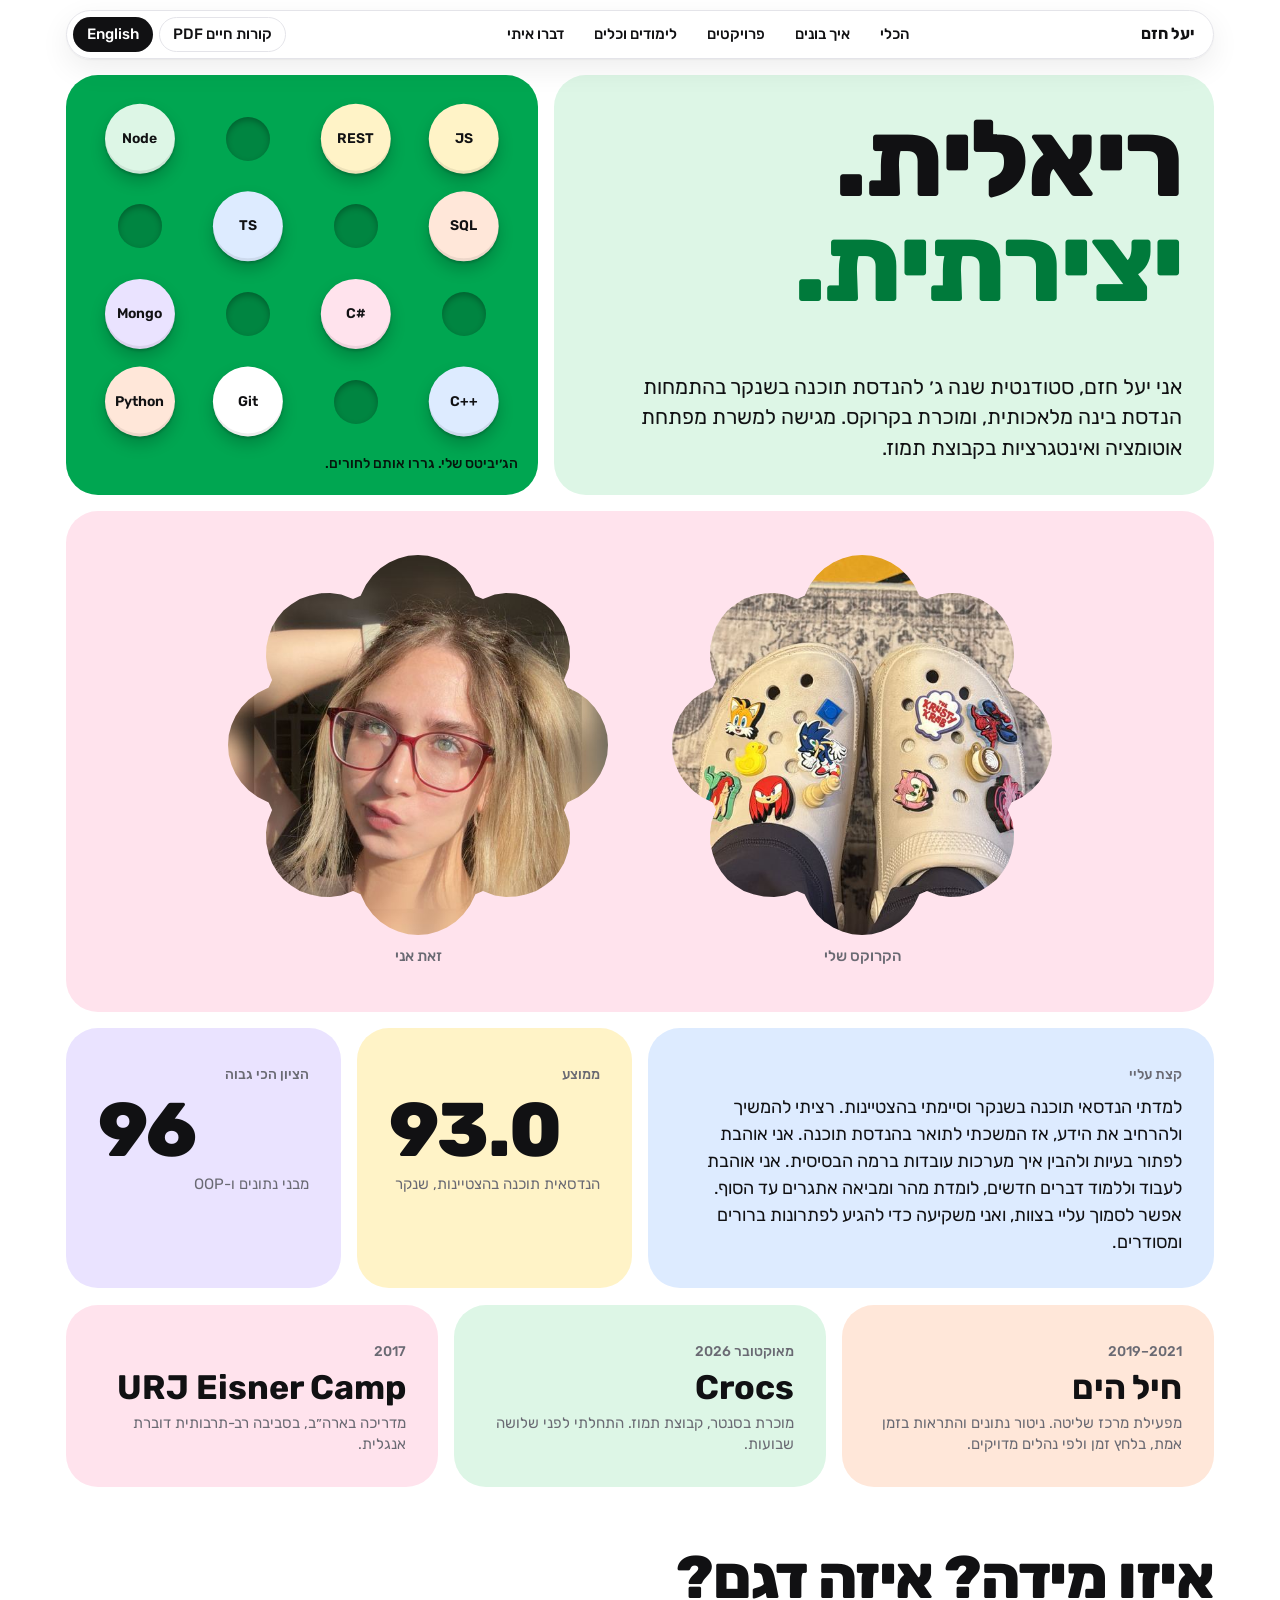
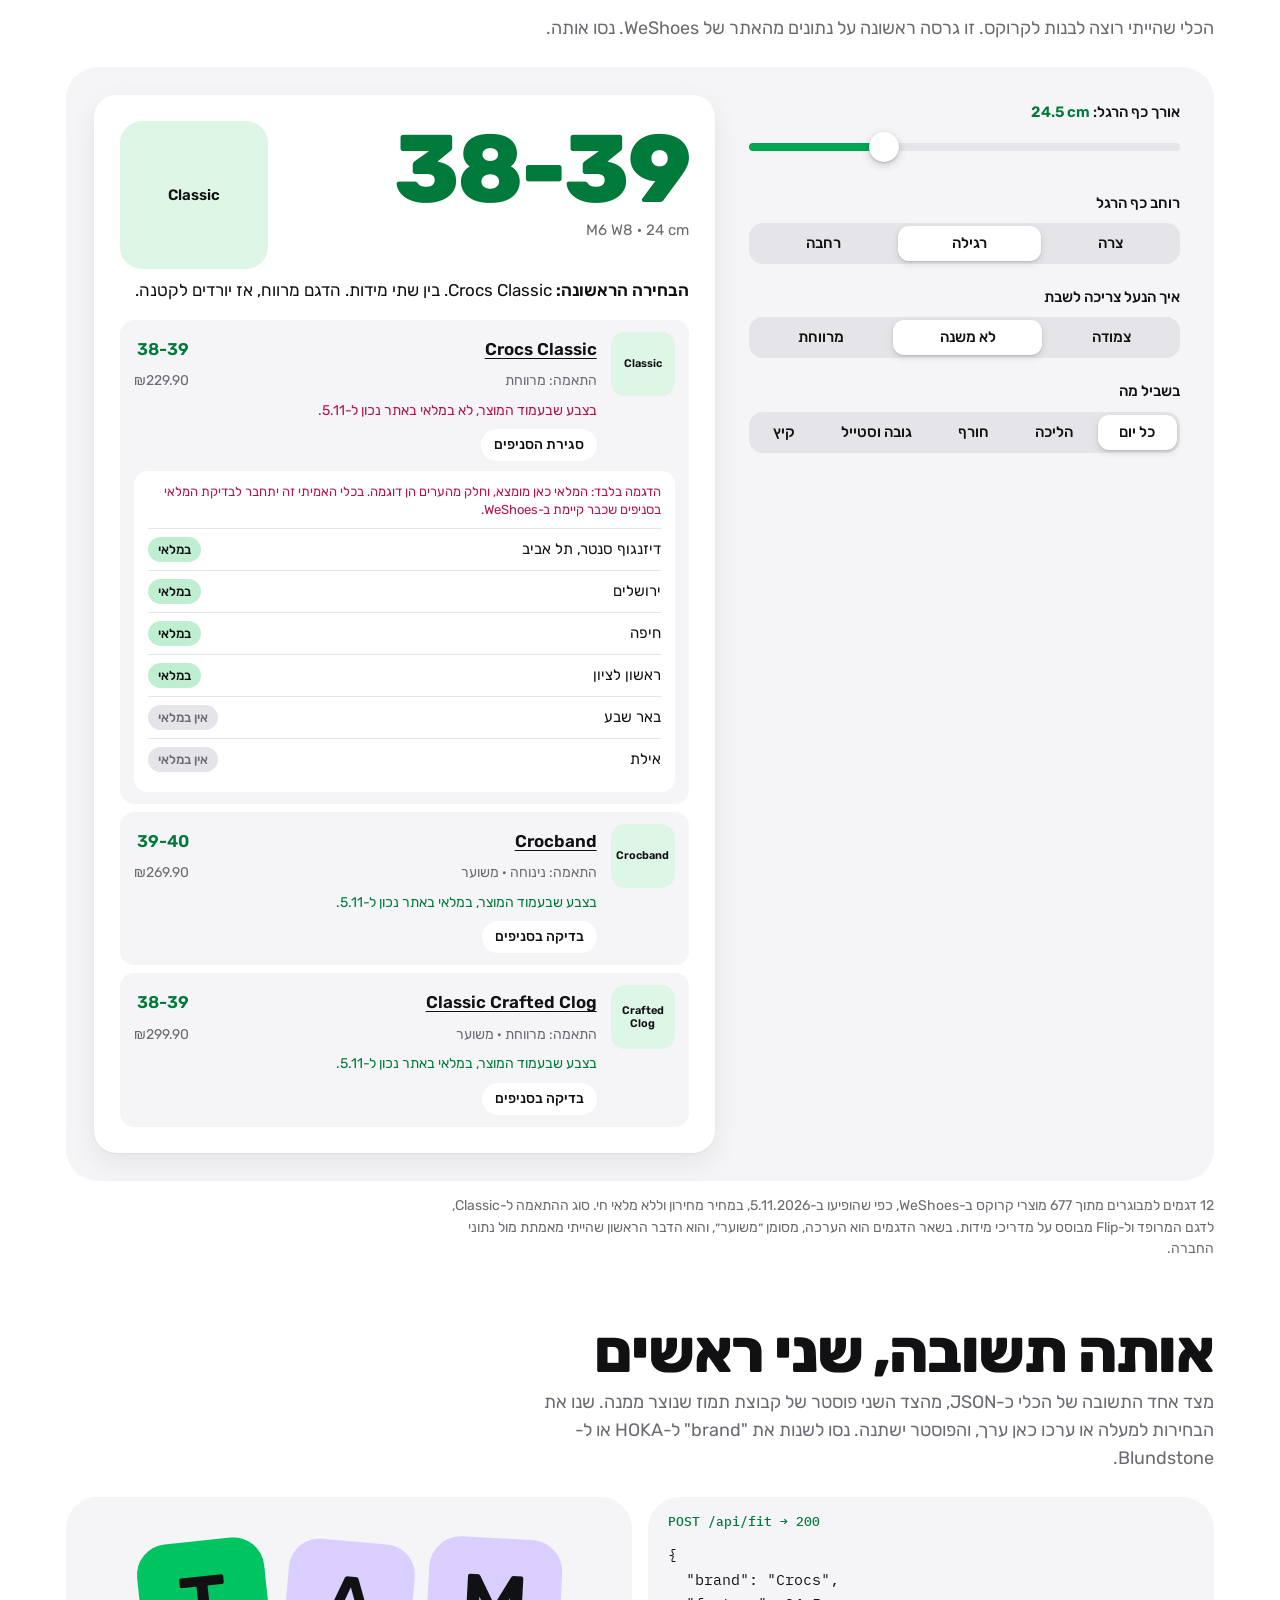
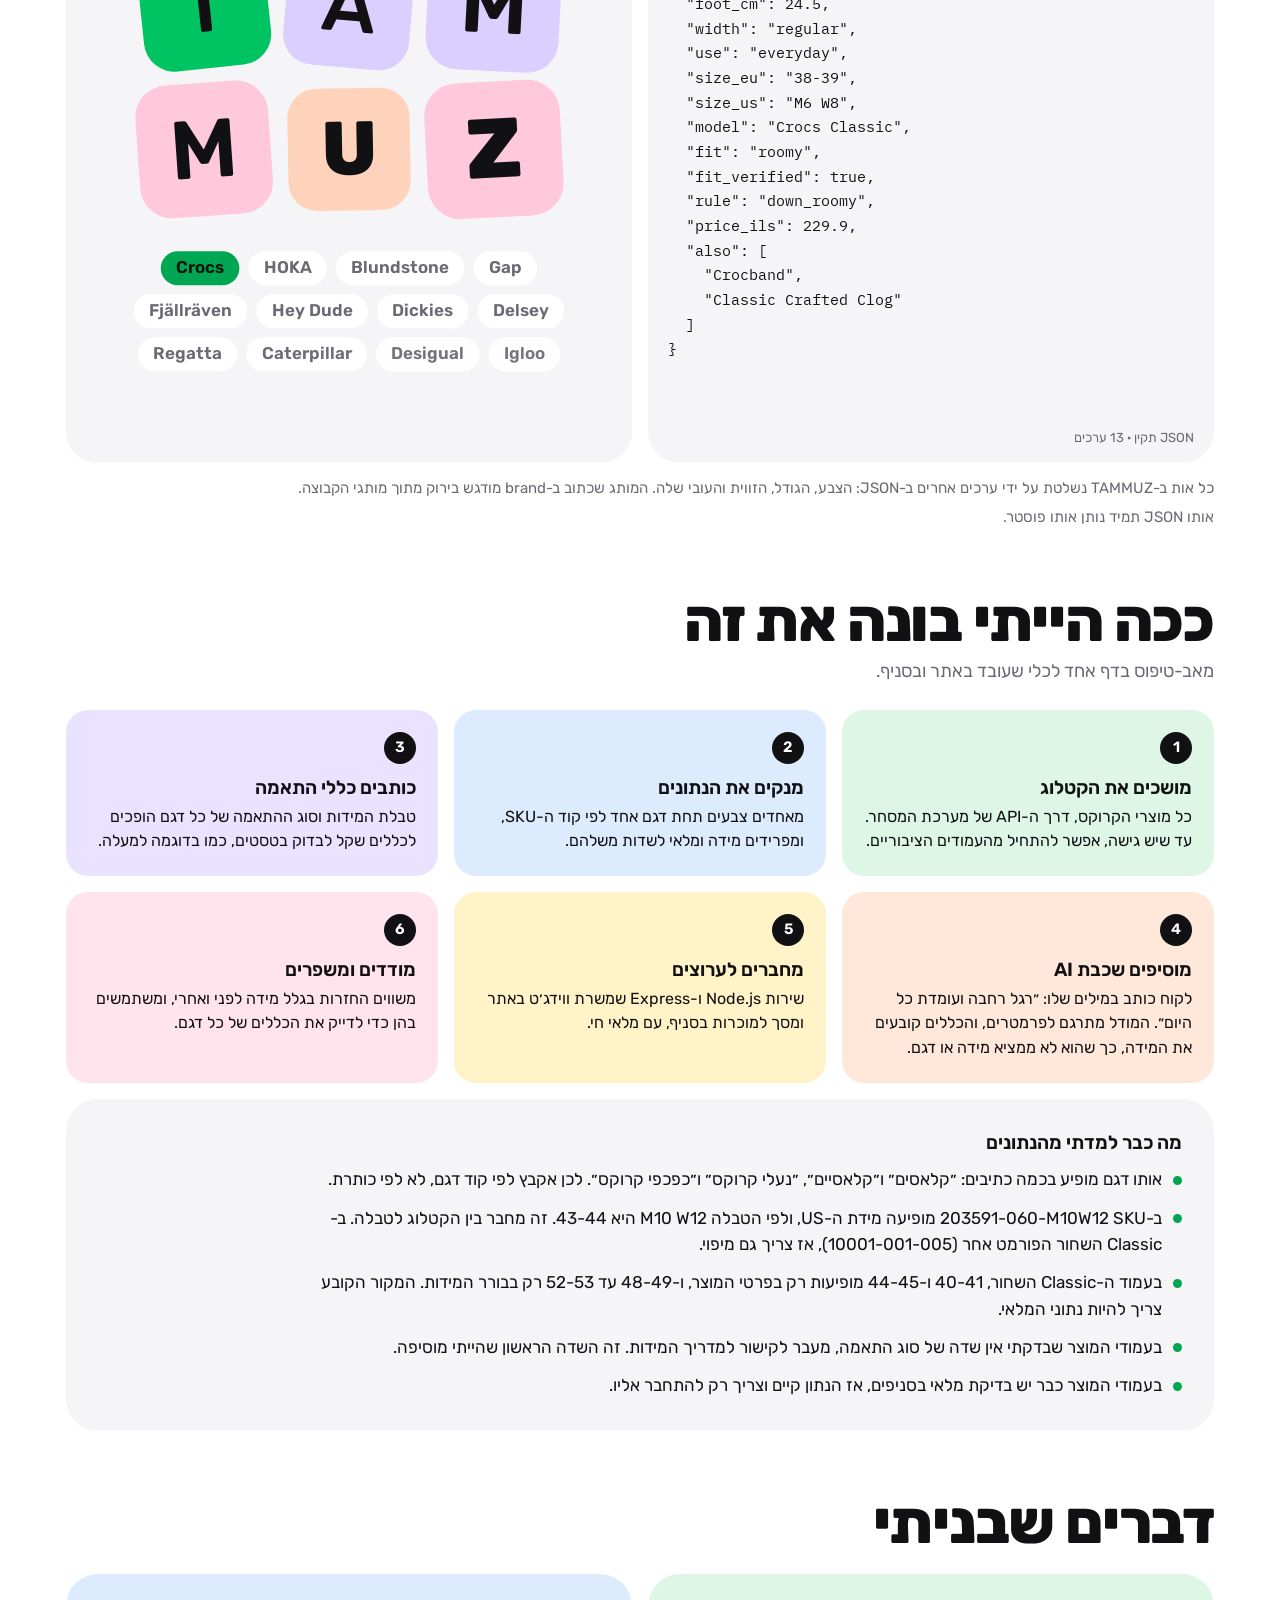
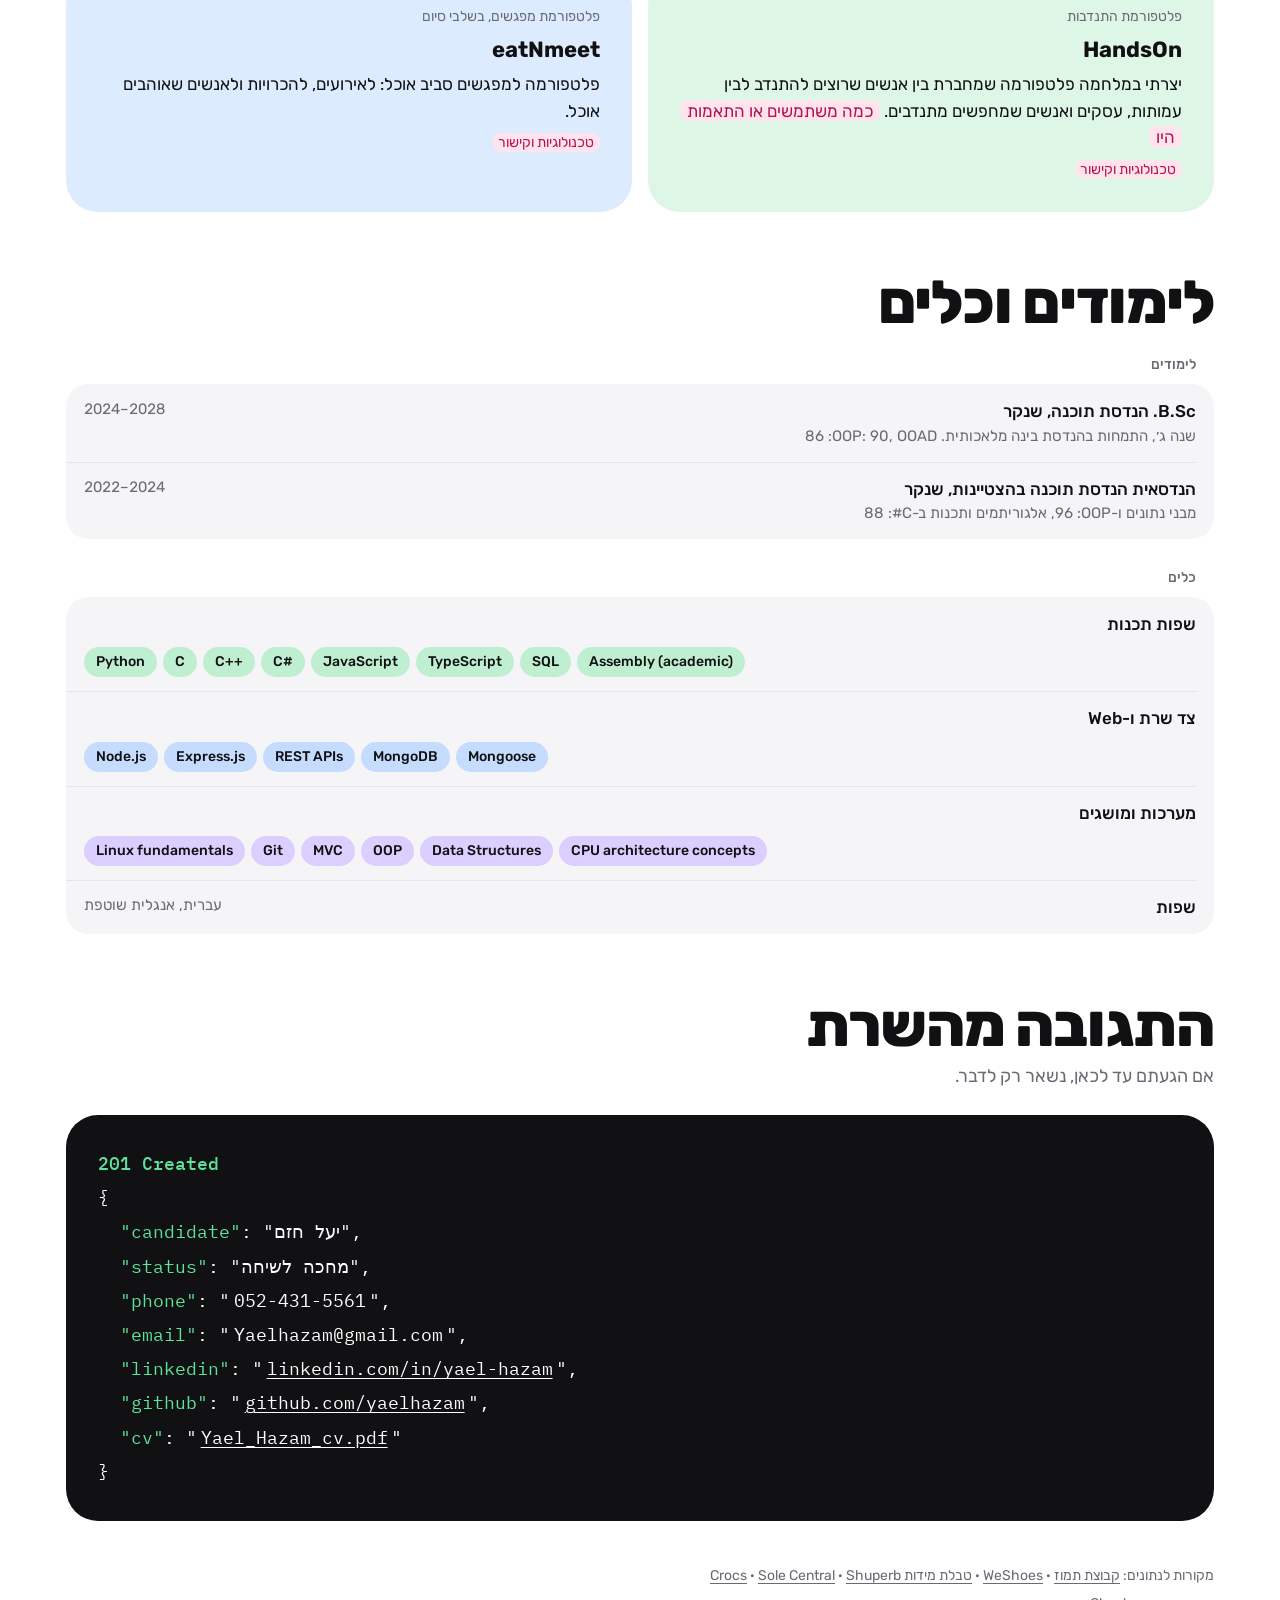
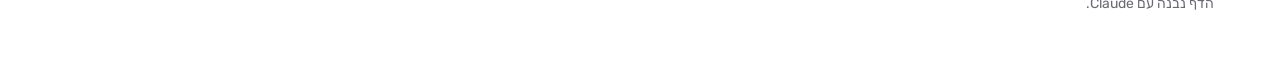
<file: index.html>
<!doctype html>
<html lang="he" dir="rtl">
<head>
<meta charset="utf-8">
<meta name="viewport" content="width=device-width,initial-scale=1,viewport-fit=cover">
<style>:root{color-scheme:light;box-sizing:border-box;padding-top:env(safe-area-inset-top,0px);padding-bottom:env(safe-area-inset-bottom,0px)}body{margin:0;padding:0;font:14px -apple-system,BlinkMacSystemFont,sans-serif}img{max-width:100%}[hidden]{display:none!important}</style>
<title>יעל חזם | Yael Hazam</title>
<meta name="description" content="יעל חזם, סטודנטית להנדסת תוכנה בשנקר בהתמחות הנדסת בינה מלאכותית. מועמדת למשרת מפתחת אוטומציה ואינטגרציות בקבוצת תמוז.">
<meta property="og:title" content="יעל חזם | Yael Hazam">
<meta property="og:description" content="ריאלית. יצירתית. מועמדת למשרת מפתחת אוטומציה ואינטגרציות בקבוצת תמוז.">
<link rel="preconnect" href="https://fonts.googleapis.com">
<link rel="preconnect" href="https://fonts.gstatic.com" crossorigin>
<link rel="stylesheet" href="https://fonts.googleapis.com/css2?family=Rubik:wght@400;500;600;700;800&family=IBM+Plex+Mono:wght@400;500&display=swap">
<link rel="stylesheet" href="style.css">
</head>
<body>
<div class="page" id="page" dir="rtl" lang="he" data-lang="he">

  <div class="nav wrap">
    <div class="nav-in">
      <strong><span data-l="he">יעל חזם</span><span data-l="en">Yael Hazam</span></strong>
      <div class="nav-links">
        <button type="button" data-go="tool"><span data-l="he">הכלי</span><span data-l="en">The tool</span></button>
        <button type="button" data-go="plan"><span data-l="he">איך בונים</span><span data-l="en">How to build</span></button>
        <button type="button" data-go="work"><span data-l="he">פרויקטים</span><span data-l="en">Projects</span></button>
        <button type="button" data-go="me"><span data-l="he">לימודים וכלים</span><span data-l="en">Studies &amp; skills</span></button>
        <button type="button" data-go="talk"><span data-l="he">דברו איתי</span><span data-l="en">Contact</span></button>
      </div>
      <div class="nav-end">
      <a class="cv-btn" href="files/Yael_Hazam_cv_.pdf" target="_blank" rel="noopener"><span data-l="he">קורות חיים PDF</span><span data-l="en">CV (PDF)</span></a>
      <button class="lang" id="lang" type="button"><span data-l="he">English</span><span data-l="en">עברית</span></button>
      </div>
    </div>
  </div>

  <div class="wrap hero">
    <div class="card mint hero-text" data-reveal>
      <div class="hero-top">
      <h1 id="mark">
        <span class="a" data-l="he">ריאלית.</span><span class="b" data-l="he">יצירתית.</span>
        <span class="a" data-l="en">Logical.</span><span class="b" data-l="en">Creative.</span>
      </h1>
      </div>
      <p class="lede" data-l="he">אני יעל חזם, סטודנטית שנה ג׳ להנדסת תוכנה בשנקר בהתמחות הנדסת בינה מלאכותית, ומוכרת בקרוקס. מגישה למשרת מפתחת אוטומציה ואינטגרציות בקבוצת תמוז.</p>
      <p class="lede" data-l="en">I’m Yael Hazam, a third-year Software Engineering student at Shenkar specializing in AI engineering, and a sales associate at Crocs. Applying for Automation &amp; Integrations Developer at Tammuz Group.</p>
    </div>
    <div class="card clog" data-reveal>
      <div class="clog-board" id="board" aria-hidden="true"></div>
      <p class="clog-cap"><span data-l="he">הג׳יביטס שלי. גררו אותם לחורים.</span><span data-l="en">My Jibbitz. Drag them into the holes.</span></p>
    </div>
  </div>

  <div class="wrap band">
    <div class="card pinkc bloom-card" data-reveal>
      <figure class="bloom"><img src="images/my-crocs.jpg" alt="הקרוקס שלי עם הג׳יביטס" width="560" height="560"><figcaption><span data-l="he">הקרוקס שלי</span><span data-l="en">My Crocs</span></figcaption></figure>
      <figure class="bloom"><img src="images/me.jpg" alt="יעל חזם" width="560" height="560"><figcaption><span data-l="he">זאת אני</span><span data-l="en">That’s me</span></figcaption></figure>
    </div>
  </div>

  <div class="wrap bento">
    <div class="card sky about c6" data-tilt data-reveal>
      <span class="eyebrow"><span data-l="he">קצת עליי</span><span data-l="en">About me</span></span>
      <p data-l="he">למדתי הנדסאי תוכנה בשנקר וסיימתי בהצטיינות. רציתי להמשיך ולהרחיב את הידע, אז המשכתי לתואר בהנדסת תוכנה. אני אוהבת לפתור בעיות ולהבין איך מערכות עובדות ברמה הבסיסית. אני אוהבת לעבוד וללמוד דברים חדשים, לומדת מהר ומביאה אתגרים עד הסוף. אפשר לסמוך עליי בצוות, ואני משקיעה כדי להגיע לפתרונות ברורים ומסודרים.</p>
      <p data-l="en">I studied software engineering at Shenkar’s practical engineering program and graduated with distinction. I wanted to keep going and expand my knowledge, so I continued to a B.Sc. in Software Engineering. I love solving problems and understanding how systems work at a fundamental level. I love working and learning new things, I learn fast and I see challenges through to the end. I’m reliable on a team, and I put in the effort to produce clear, well-structured solutions.</p>
    </div>
    <div class="card butter c3" data-tilt data-reveal>
      <span class="eyebrow"><span data-l="he">ממוצע</span><span data-l="en">GPA</span></span>
      <span class="big-num n">93.0</span>
      <span class="tile-note"><span data-l="he">הנדסאית תוכנה בהצטיינות, שנקר</span><span data-l="en">Practical Engineer with Distinction, Shenkar</span></span>
    </div>
    <div class="card lilac c3" data-tilt data-reveal>
      <span class="eyebrow"><span data-l="he">הציון הכי גבוה</span><span data-l="en">Top grade</span></span>
      <span class="big-num n">96</span>
      <span class="tile-note"><span data-l="he">מבני נתונים ו-OOP</span><span data-l="en">Data Structures and OOP</span></span>
    </div>
    <div class="card peach c4" data-tilt data-reveal>
      <span class="eyebrow n">2019–2021</span>
      <span class="word"><span data-l="he">חיל הים</span><span data-l="en">Israeli Navy</span></span>
      <span class="tile-note"><span data-l="he">מפעילת מרכז שליטה. ניטור נתונים והתראות בזמן אמת, בלחץ זמן ולפי נהלים מדויקים.</span><span data-l="en">Control Center Operator. Monitored real-time data and alerts under time pressure and strict procedures.</span></span>
    </div>
    <div class="card mint c4" data-tilt data-reveal>
      <span class="eyebrow"><span data-l="he">מאוקטובר <span class="n">2026</span></span><span data-l="en">Since Oct 2026</span></span>
      <span class="word">Crocs</span>
      <span class="tile-note"><span data-l="he">מוכרת בסנטר, קבוצת תמוז. התחלתי לפני שלושה שבועות.</span><span data-l="en">Sales associate at the Center store, Tammuz Group. Started three weeks ago.</span></span>
    </div>
    <div class="card pinkc c4" data-tilt data-reveal>
      <span class="eyebrow n">2017</span>
      <span class="word">URJ Eisner Camp</span>
      <span class="tile-note"><span data-l="he">מדריכה בארה״ב, בסביבה רב-תרבותית דוברת אנגלית.</span><span data-l="en">Summer counselor in the USA, in a multicultural, English-speaking environment.</span></span>
    </div>
  </div>

  <section id="tool">
    <div class="wrap">
      <h2><span data-l="he">איזו מידה? איזה דגם?</span><span data-l="en">Which size? Which model?</span></h2>
      <p class="intro" data-l="he">הכלי שהייתי רוצה לבנות לקרוקס. זו גרסה ראשונה על נתונים מהאתר של WeShoes. נסו אותה.</p>
      <p class="intro" data-l="en">The tool I’d like to build for Crocs. This is a first version on data from the WeShoes site. Try it.</p>

      <div class="finder-card" data-reveal>
        <form class="controls" id="form" onsubmit="return false">
          <div>
            <label class="flabel" for="foot"><span data-l="he">אורך כף הרגל</span><span data-l="en">Foot length</span>: <span class="cm n" id="cm"></span></label>
            <input type="range" id="foot" dir="ltr" min="20" max="35" step="0.5" value="24.5">
          </div>
          <fieldset>
            <legend><span data-l="he">רוחב כף הרגל</span><span data-l="en">Foot width</span></legend>
            <div class="seg">
              <label><input type="radio" id="w-narrow" name="width" value="narrow"><span><span data-l="he">צרה</span><span data-l="en">Narrow</span></span></label>
              <label><input type="radio" id="w-regular" name="width" value="regular" checked><span><span data-l="he">רגילה</span><span data-l="en">Regular</span></span></label>
              <label><input type="radio" id="w-wide" name="width" value="wide"><span><span data-l="he">רחבה</span><span data-l="en">Wide</span></span></label>
            </div>
          </fieldset>
          <fieldset>
            <legend><span data-l="he">איך הנעל צריכה לשבת</span><span data-l="en">How should they sit</span></legend>
            <div class="seg">
              <label><input type="radio" id="p-snug" name="pref" value="snug"><span><span data-l="he">צמודה</span><span data-l="en">Secure</span></span></label>
              <label><input type="radio" id="p-any" name="pref" value="any" checked><span><span data-l="he">לא משנה</span><span data-l="en">Either</span></span></label>
              <label><input type="radio" id="p-room" name="pref" value="room"><span><span data-l="he">מרווחת</span><span data-l="en">Roomy</span></span></label>
            </div>
          </fieldset>
          <fieldset>
            <legend><span data-l="he">בשביל מה</span><span data-l="en">What for</span></legend>
            <div class="seg">
              <label><input type="radio" id="u-every" name="use" value="everyday" checked><span><span data-l="he">כל יום</span><span data-l="en">Every day</span></span></label>
              <label><input type="radio" id="u-walk" name="use" value="walk"><span><span data-l="he">הליכה</span><span data-l="en">Walking</span></span></label>
              <label><input type="radio" id="u-warm" name="use" value="warm"><span><span data-l="he">חורף</span><span data-l="en">Winter</span></span></label>
              <label><input type="radio" id="u-height" name="use" value="height"><span><span data-l="he">גובה וסטייל</span><span data-l="en">Height</span></span></label>
              <label><input type="radio" id="u-summer" name="use" value="summer"><span><span data-l="he">קיץ</span><span data-l="en">Summer</span></span></label>
            </div>
          </fieldset>
        </form>
        <div class="result" id="result" aria-live="polite"></div>
      </div>

      <p class="small" data-l="he">12 דגמים למבוגרים מתוך 677 מוצרי קרוקס ב-WeShoes, כפי שהופיעו ב-5.11.2026, במחיר מחירון וללא מלאי חי. סוג ההתאמה ל-Classic, לדגם המרופד ול-Flip מבוסס על מדריכי מידות. בשאר הדגמים הוא הערכה, מסומן ״משוער״, והוא הדבר הראשון שהייתי מאמתת מול נתוני החברה.</p>
      <p class="small" data-l="en">12 adult models out of 677 Crocs products on WeShoes, as listed on Nov 5, 2026, at list price and without live stock. The fit type for Classic, Lined and Flip comes from size guides. For the others it’s an estimate, marked “estimated”, and it’s the first thing I’d verify against company data.</p>
    </div>
  </section>

  <section>
    <div class="wrap">
      <h2><span data-l="he">אותה תשובה, שני ראשים</span><span data-l="en">Same answer, two heads</span></h2>
      <p class="intro" data-l="he">מצד אחד התשובה של הכלי כ-JSON, מהצד השני פוסטר של קבוצת תמוז שנוצר ממנה. שנו את הבחירות למעלה או ערכו כאן ערך, והפוסטר ישתנה. נסו לשנות את <span class="n">"brand"</span> ל-HOKA או ל-Blundstone.</p>
      <p class="intro" data-l="en">On one side, the tool’s answer as JSON. On the other, a Tammuz Group poster generated from it. Change the choices above or edit a value here, and the poster follows. Try changing "brand" to HOKA or Blundstone.</p>
      <div class="lab" data-reveal>
        <div class="req">
          <div class="req-head" dir="ltr">POST /api/fit → 200</div>
          <textarea id="payload" dir="ltr" spellcheck="false" aria-label="JSON"></textarea>
          <div class="status" id="status" role="status"></div>
        </div>
        <div class="card art"><canvas id="canvas" role="img" aria-label="Abstract colorful painting generated from the JSON"></canvas></div>
      </div>
      <p class="legend"><span id="artnote"></span><span data-l="he">אותו JSON תמיד נותן אותו פוסטר.</span><span data-l="en">The same JSON always gives the same poster.</span></p>
    </div>
  </section>

  <section id="plan">
    <div class="wrap">
      <h2><span data-l="he">ככה הייתי בונה את זה</span><span data-l="en">How I’d build it</span></h2>
      <p class="intro" data-l="he">מאב-טיפוס בדף אחד לכלי שעובד באתר ובסניף.</p>
      <p class="intro" data-l="en">From a one-page prototype to a tool that works on the site and in the store.</p>
      <ol class="plan">
        <li class="card mint" data-tilt data-reveal><h3><span data-l="he">מושכים את הקטלוג</span><span data-l="en">Pull the catalog</span></h3>
          <p data-l="he">כל מוצרי הקרוקס, דרך ה-API של מערכת המסחר. עד שיש גישה, אפשר להתחיל מהעמודים הציבוריים.</p>
          <p data-l="en">All Crocs products, through the commerce system’s API. Until there’s access, the public pages are a starting point.</p></li>
        <li class="card sky" data-tilt data-reveal><h3><span data-l="he">מנקים את הנתונים</span><span data-l="en">Clean the data</span></h3>
          <p data-l="he">מאחדים צבעים תחת דגם אחד לפי קוד ה-SKU, ומפרידים מידה ומלאי לשדות משלהם.</p>
          <p data-l="en">Group colors under one model by SKU code, and split size and stock into their own fields.</p></li>
        <li class="card lilac" data-tilt data-reveal><h3><span data-l="he">כותבים כללי התאמה</span><span data-l="en">Write fit rules</span></h3>
          <p data-l="he">טבלת המידות וסוג ההתאמה של כל דגם הופכים לכללים שקל לבדוק בטסטים, כמו בדוגמה למעלה.</p>
          <p data-l="en">The size chart and each model’s fit type become rules that are easy to test, as in the demo above.</p></li>
        <li class="card peach" data-tilt data-reveal><h3><span data-l="he">מוסיפים שכבת AI</span><span data-l="en">Add an AI layer</span></h3>
          <p data-l="he">לקוח כותב במילים שלו: ״רגל רחבה ועומדת כל היום״. המודל מתרגם לפרמטרים, והכללים קובעים את המידה, כך שהוא לא ממציא מידה או דגם.</p>
          <p data-l="en">A customer writes in their own words: “wide feet, on my feet all day.” The model turns that into parameters and the rules set the size, so it can’t invent a size or a model.</p></li>
        <li class="card butter" data-tilt data-reveal><h3><span data-l="he">מחברים לערוצים</span><span data-l="en">Connect the channels</span></h3>
          <p data-l="he">שירות Node.js ו-Express שמשרת ווידג׳ט באתר ומסך למוכרות בסניף, עם מלאי חי.</p>
          <p data-l="en">A Node.js and Express service behind a widget on the site and a screen for store staff, with live stock.</p></li>
        <li class="card pinkc" data-tilt data-reveal><h3><span data-l="he">מודדים ומשפרים</span><span data-l="en">Measure and improve</span></h3>
          <p data-l="he">משווים החזרות בגלל מידה לפני ואחרי, ומשתמשים בהן כדי לדייק את הכללים של כל דגם.</p>
          <p data-l="en">Compare size-related returns before and after, and use them to tune each model’s rules.</p></li>
      </ol>

      <div class="found" data-reveal>
        <h3><span data-l="he">מה כבר למדתי מהנתונים</span><span data-l="en">What the data has already taught me</span></h3>
        <ul data-l="he">
          <li>אותו דגם מופיע בכמה כתיבים: ״קלאסים״ ו״קלאסיים״, ״נעלי קרוקס״ ו״כפכפי קרוקס״. לכן אקבץ לפי קוד דגם, לא לפי כותרת.</li>
          <li>ב-SKU <span class="n">203591-060-M10W12</span> מופיעה מידת ה-US, ולפי הטבלה <span class="n">M10 W12</span> היא <span class="n">43-44</span>. זה מחבר בין הקטלוג לטבלה. ב-Classic השחור הפורמט אחר (<span class="n">10001-001-005</span>), אז צריך גם מיפוי.</li>
          <li>בעמוד ה-Classic השחור, <span class="n">40-41</span> ו-<span class="n">44-45</span> מופיעות רק בפרטי המוצר, ו-<span class="n">48-49</span> עד <span class="n">52-53</span> רק בבורר המידות. המקור הקובע צריך להיות נתוני המלאי.</li>
          <li>בעמודי המוצר שבדקתי אין שדה של סוג התאמה, מעבר לקישור למדריך המידות. זה השדה הראשון שהייתי מוסיפה.</li>
          <li>בעמודי המוצר כבר יש בדיקת מלאי בסניפים, אז הנתון קיים וצריך רק להתחבר אליו.</li>
        </ul>
        <ul data-l="en">
          <li>The same model appears under several spellings and product words in its Hebrew title. So I’d group by model code, not by title.</li>
          <li>SKU <span class="n">203591-060-M10W12</span> contains the US size, and the chart maps <span class="n">M10 W12</span> to <span class="n">43-44</span>. That links the catalog to the chart. The black Classic uses another format (<span class="n">10001-001-005</span>), so a mapping is needed too.</li>
          <li>On the black Classic page, <span class="n">40-41</span> and <span class="n">44-45</span> appear only in the product details, while <span class="n">48-49</span> to <span class="n">52-53</span> appear only in the size selector. Stock data should be the source of truth.</li>
          <li>The product pages I checked have no fit-type field beyond a link to the size guide. That’s the first field I’d add.</li>
          <li>Product pages already offer a store stock check, so the data exists and the tool only needs to connect to it.</li>
        </ul>
      </div>
    </div>
  </section>

  <section id="work">
    <div class="wrap">
      <h2 style="margin-bottom:20px"><span data-l="he">דברים שבניתי</span><span data-l="en">Things I’ve built</span></h2>
      <div class="work">
        <article class="card mint" data-tilt data-reveal>
          <span class="tag"><span data-l="he">פלטפורמת התנדבות</span><span data-l="en">Volunteering platform</span></span>
          <h3>HandsOn</h3>
          <p data-l="he">יצרתי במלחמה פלטפורמה שמחברת בין אנשים שרוצים להתנדב לבין עמותות, עסקים ואנשים שמחפשים מתנדבים. <span class="todo">כמה משתמשים או התאמות היו</span></p>
          <p data-l="en">During the war I created a platform connecting people who want to volunteer with nonprofits, businesses and individuals looking for volunteers. <span class="todo">How many users or matches</span></p>
          <span class="tag"><span class="todo"><span data-l="he">טכנולוגיות וקישור</span><span data-l="en">Stack and link</span></span></span>
        </article>
        <article class="card sky" data-tilt data-reveal>
          <span class="tag"><span data-l="he">פלטפורמת מפגשים, בשלבי סיום</span><span data-l="en">Meetup platform, nearly finished</span></span>
          <h3>eatNmeet</h3>
          <p data-l="he">פלטפורמה למפגשים סביב אוכל: לאירועים, להכרויות ולאנשים שאוהבים אוכל.</p>
          <p data-l="en">A platform for meetups around food: for events, for meeting new people and for anyone who loves food.</p>
          <span class="tag"><span class="todo"><span data-l="he">טכנולוגיות וקישור</span><span data-l="en">Stack and link</span></span></span>
        </article>
      </div>
    </div>
  </section>

  <section id="me">
    <div class="wrap">
      <h2 style="margin-bottom:20px"><span data-l="he">לימודים וכלים</span><span data-l="en">Studies and skills</span></h2>

      <p class="group-label"><span data-l="he">לימודים</span><span data-l="en">Education</span></p>
      <div class="group" data-reveal>
        <div class="row">
          <div>
            <b data-l="he">B.Sc. הנדסת תוכנה, שנקר</b><b data-l="en">B.Sc. Software Engineering, Shenkar</b>
            <small data-l="he">שנה ג׳, התמחות בהנדסת בינה מלאכותית. OOP: <span class="n">90</span>, OOAD: <span class="n">86</span></small>
            <small data-l="en">Third year, AI engineering specialization. OOP: 90, OOAD: 86</small>
          </div>
          <span class="end n">2024–2028</span>
        </div>
        <div class="row">
          <div>
            <b data-l="he">הנדסאית הנדסת תוכנה בהצטיינות, שנקר</b><b data-l="en">Practical Engineer, Software Engineering, with Distinction, Shenkar</b>
            <small data-l="he">מבני נתונים ו-OOP: <span class="n">96</span>, אלגוריתמים ותכנות ב-C#: <span class="n">88</span></small>
            <small data-l="en">Data Structures and OOP: 96, Algorithms and Programming in C#: 88</small>
          </div>
          <span class="end n">2022–2024</span>
        </div>
      </div>

      <p class="group-label"><span data-l="he">כלים</span><span data-l="en">Skills</span></p>
      <div class="group" data-reveal>
        <div class="row" style="grid-template-columns:minmax(0,1fr)">
          <b><span data-l="he">שפות תכנות</span><span data-l="en">Programming languages</span></b>
          <div class="chips" dir="ltr" style="justify-content:flex-start">
            <span class="chip" style="--c:#BFEFD0">Python</span><span class="chip" style="--c:#BFEFD0">C</span><span class="chip" style="--c:#BFEFD0">C++</span><span class="chip" style="--c:#BFEFD0">C#</span><span class="chip" style="--c:#BFEFD0">JavaScript</span><span class="chip" style="--c:#BFEFD0">TypeScript</span><span class="chip" style="--c:#BFEFD0">SQL</span><span class="chip" style="--c:#BFEFD0">Assembly (academic)</span>
          </div>
        </div>
        <div class="row" style="grid-template-columns:minmax(0,1fr)">
          <b><span data-l="he">צד שרת ו-Web</span><span data-l="en">Backend and web</span></b>
          <div class="chips" dir="ltr" style="justify-content:flex-start">
            <span class="chip" style="--c:#C5DCFF">Node.js</span><span class="chip" style="--c:#C5DCFF">Express.js</span><span class="chip" style="--c:#C5DCFF">REST APIs</span><span class="chip" style="--c:#C5DCFF">MongoDB</span><span class="chip" style="--c:#C5DCFF">Mongoose</span>
          </div>
        </div>
        <div class="row" style="grid-template-columns:minmax(0,1fr)">
          <b><span data-l="he">מערכות ומושגים</span><span data-l="en">Systems and concepts</span></b>
          <div class="chips" dir="ltr" style="justify-content:flex-start">
            <span class="chip" style="--c:#DACFFF">Linux fundamentals</span><span class="chip" style="--c:#DACFFF">Git</span><span class="chip" style="--c:#DACFFF">MVC</span><span class="chip" style="--c:#DACFFF">OOP</span><span class="chip" style="--c:#DACFFF">Data Structures</span><span class="chip" style="--c:#DACFFF">CPU architecture concepts</span>
          </div>
        </div>
        <div class="row">
          <b><span data-l="he">שפות</span><span data-l="en">Languages</span></b>
          <span class="end"><span data-l="he">עברית, אנגלית שוטפת</span><span data-l="en">Hebrew, fluent English</span></span>
        </div>
      </div>
    </div>
  </section>

  <section id="talk">
    <div class="wrap">
      <h2><span data-l="he">התגובה מהשרת</span><span data-l="en">The server’s response</span></h2>
      <p class="intro"><span data-l="he">אם הגעתם עד לכאן, נשאר רק לדבר.</span><span data-l="en">If you’ve made it this far, all that’s left is to talk.</span></p>
      <div class="card resp" data-reveal>
<pre dir="ltr"><span class="ok">201 Created</span>
{
  <span class="k">"candidate"</span>: "<span data-l="he">יעל חזם</span><span data-l="en">Yael Hazam</span>",
  <span class="k">"status"</span>: "<span data-l="he">מחכה לשיחה</span><span data-l="en">waiting for your call</span>",
  <span class="k">"phone"</span>: "<button class="cp" type="button" data-copy="052-431-5561">052-431-5561</button>",
  <span class="k">"email"</span>: "<button class="cp" type="button" data-copy="Yaelhazam@gmail.com">Yaelhazam@gmail.com</button>",
  <span class="k">"linkedin"</span>: "<a href="https://www.linkedin.com/in/yael-hazam-a15750285/" target="_blank" rel="noopener">linkedin.com/in/yael-hazam</a>",
  <span class="k">"github"</span>: "<a href="https://github.com/yaelhazam" target="_blank" rel="noopener">github.com/yaelhazam</a>",
  <span class="k">"cv"</span>: "<a href="files/Yael_Hazam_cv_.pdf" target="_blank" rel="noopener">Yael_Hazam_cv.pdf</a>"
}</pre>
      </div>
    </div>
  </section>

  <footer><div class="wrap">
    <p><span data-l="he">מקורות לנתונים:</span><span data-l="en">Data sources:</span>
      <a href="https://www.tammuzgroup.com/he"><span data-l="he">קבוצת תמוז</span><span data-l="en">Tammuz Group</span></a> ·
      <a href="https://weshoes.co.il/collections/crocs">WeShoes</a> ·
      <a href="https://crocs.co.th/en/pages/adult-size-chart"><span data-l="he">טבלת מידות Crocs</span><span data-l="en">Crocs size chart</span></a> ·
      <a href="https://solecentral.com.au/pages/crocs-sizing">Sole Central</a> ·
      <a href="https://www.shuperb.com/blogs/news/crocs-size-guide-uk-do-crocs-run-big-or-small">Shuperb</a>
    </p>
    <p><span data-l="he">הדף נבנה עם Claude.</span><span data-l="en">Built with Claude.</span></p>
  </div></footer>

  <div class="toast" id="toast" role="status"></div>
</div>

<script src="script.js"></script>
</body>
</html>
</file>
<file: style.css>
/* Layout: an iOS-style bento of soft rounded cards. White and black, Crocs green as the one strong color, pastels as card fills. */
:root {
  /* Flower shape used to cut the two photos */
  --flower: url("data:image/svg+xml,%3Csvg xmlns='http://www.w3.org/2000/svg' viewBox='0 0 1 1'%3E%3Cpolygon points='1.000,0.500 0.998,0.526 0.991,0.552 0.980,0.576 0.965,0.599 0.946,0.619 0.922,0.637 0.893,0.651 0.884,0.671 0.896,0.702 0.900,0.731 0.899,0.759 0.893,0.786 0.884,0.811 0.870,0.834 0.854,0.854 0.834,0.870 0.811,0.884 0.786,0.893 0.759,0.899 0.731,0.900 0.702,0.896 0.671,0.884 0.651,0.893 0.637,0.922 0.619,0.946 0.599,0.965 0.576,0.980 0.552,0.991 0.526,0.998 0.500,1.000 0.474,0.998 0.448,0.991 0.424,0.980 0.401,0.965 0.381,0.946 0.363,0.922 0.349,0.893 0.329,0.884 0.298,0.896 0.269,0.900 0.241,0.899 0.214,0.893 0.189,0.884 0.166,0.870 0.146,0.854 0.130,0.834 0.116,0.811 0.107,0.786 0.101,0.759 0.100,0.731 0.104,0.702 0.116,0.671 0.107,0.651 0.078,0.637 0.054,0.619 0.035,0.599 0.020,0.576 0.009,0.552 0.002,0.526 0.000,0.500 0.002,0.474 0.009,0.448 0.020,0.424 0.035,0.401 0.054,0.381 0.078,0.363 0.107,0.349 0.116,0.329 0.104,0.298 0.100,0.269 0.101,0.241 0.107,0.214 0.116,0.189 0.130,0.166 0.146,0.146 0.166,0.130 0.189,0.116 0.214,0.107 0.241,0.101 0.269,0.100 0.298,0.104 0.329,0.116 0.349,0.107 0.363,0.078 0.381,0.054 0.401,0.035 0.424,0.020 0.448,0.009 0.474,0.002 0.500,0.000 0.526,0.002 0.552,0.009 0.576,0.020 0.599,0.035 0.619,0.054 0.637,0.078 0.651,0.107 0.671,0.116 0.702,0.104 0.731,0.100 0.759,0.101 0.786,0.107 0.811,0.116 0.834,0.130 0.854,0.146 0.870,0.166 0.884,0.189 0.893,0.214 0.899,0.241 0.900,0.269 0.896,0.298 0.884,0.329 0.893,0.349 0.922,0.363 0.946,0.381 0.965,0.401 0.980,0.424 0.991,0.448 0.998,0.474'/%3E%3C/svg%3E");
  --bg: #FFFFFF;
  --surface: #F5F5F7;
  --card: #FFFFFF;
  --fg: #111113;
  --muted: #6A6A73;
  --line: #E4E4E9;
  --green: #00A651;
  --green-text: #007A3B;
  --on-green: #06170D;
  --hole: #008541;
  --mint: #DDF6E6;
  --sky: #DDEBFF;
  --lilac: #EAE3FF;
  --peach: #FFE7D9;
  --butter: #FFF3C7;
  --pink: #FFE3ED;
  --ink-card: #111113;
  --on-ink: #FFFFFF;
  --todo-bg: #FFE3ED;
  --todo-fg: #B3134F;
  --glass: rgba(255,255,255,.72);
  --shadow: 0 1px 2px rgba(17,17,19,.05), 0 10px 30px rgba(17,17,19,.07);
  --shadow-up: 0 2px 4px rgba(17,17,19,.06), 0 22px 48px rgba(17,17,19,.13);
  --key-stroke: #111113;
  --blend: multiply;
  --r-l: 32px;
  --r-m: 22px;
  --r-s: 14px;
  --spring: cubic-bezier(.34,1.56,.64,1);
  --ease: cubic-bezier(.2,.8,.2,1);
  --ui: "Rubik", "Arial Hebrew", system-ui, sans-serif;
  --mono: "IBM Plex Mono", ui-monospace, Menlo, Consolas, monospace;
}
@media (prefers-color-scheme: dark) {
  :root:not([data-theme="light"]) {
    --bg: #000000; --surface: #111113; --card: #1C1C1E; --fg: #F5F5F7; --muted: #A1A1AA; --line: #2C2C30;
    --green-text: #3DDC84; --hole: #008541;
    --mint: #10281B; --sky: #13233A; --lilac: #211C38; --peach: #32211A; --butter: #2C2712; --pink: #331A26;
    --ink-card: #1C1C1E; --todo-bg: #3A1626; --todo-fg: #FF9CC0; --glass: rgba(28,28,30,.72);
    --shadow: 0 1px 2px rgba(0,0,0,.4), 0 10px 30px rgba(0,0,0,.4);
    --shadow-up: 0 2px 4px rgba(0,0,0,.5), 0 22px 48px rgba(0,0,0,.6);
    --key-stroke: #F5F5F7; --blend: screen; color-scheme: dark;
  }
}
:root[data-theme="dark"] {
  --bg: #000000; --surface: #111113; --card: #1C1C1E; --fg: #F5F5F7; --muted: #A1A1AA; --line: #2C2C30;
  --green-text: #3DDC84; --hole: #008541;
  --mint: #10281B; --sky: #13233A; --lilac: #211C38; --peach: #32211A; --butter: #2C2712; --pink: #331A26;
  --ink-card: #1C1C1E; --todo-bg: #3A1626; --todo-fg: #FF9CC0; --glass: rgba(28,28,30,.72);
  --shadow: 0 1px 2px rgba(0,0,0,.4), 0 10px 30px rgba(0,0,0,.4);
  --shadow-up: 0 2px 4px rgba(0,0,0,.5), 0 22px 48px rgba(0,0,0,.6);
  --key-stroke: #F5F5F7; --blend: screen; color-scheme: dark;
}

* { box-sizing: border-box; }
html { scroll-behavior: smooth; }
@media (prefers-reduced-motion: reduce) { html { scroll-behavior: auto; } }
body { background: var(--bg); color: var(--fg); font: 400 17px/1.55 var(--ui); -webkit-font-smoothing: antialiased; }
body::before { content: ""; position: fixed; inset: 0 0 auto; height: env(safe-area-inset-top, 0px); z-index: 10; background: var(--bg); }
.page { overflow-x: clip; }
.page[data-lang="he"] [data-l="en"], .page[data-lang="en"] [data-l="he"] { display: none !important; }
.wrap {
  max-width: 1180px; margin-inline: auto;
  padding-left: max(16px, env(safe-area-inset-left, 0px));
  padding-right: max(16px, env(safe-area-inset-right, 0px));
}
a { color: inherit; text-underline-offset: 3px; }
button { font-family: inherit; }
:focus-visible { outline: 3px solid var(--green); outline-offset: 2px; }
.n { unicode-bidi: isolate; direction: ltr; display: inline-block; }
.todo { color: var(--todo-fg); background: var(--todo-bg); border-radius: 8px; padding: .05em .4em; box-decoration-break: clone; -webkit-box-decoration-break: clone; }

/* Floating nav */
.nav {
  position: sticky; top: calc(env(safe-area-inset-top, 0px) + 10px); z-index: 20;
  margin-top: 10px;
}
.nav-in {
  display: flex; align-items: center; justify-content: space-between; gap: 12px;
  background: var(--glass); -webkit-backdrop-filter: saturate(180%) blur(20px); backdrop-filter: saturate(180%) blur(20px);
  border: 1px solid var(--line); border-radius: 999px; padding: 6px 6px 6px 6px; box-shadow: var(--shadow);
}
.nav strong { font-weight: 700; font-size: 16px; padding-inline: 12px; white-space: nowrap; }
.nav-links { display: flex; gap: 2px; }
.nav-links button, .lang {
  border: 0; background: transparent; color: var(--fg); font-size: 15px; font-weight: 500; line-height: 1;
  padding: 10px 14px; border-radius: 999px; cursor: pointer; white-space: nowrap;
  transition: background .2s, transform .25s var(--spring);
}
.nav-links button:hover { background: var(--surface); }
.nav-links button:active, .lang:active { transform: scale(.94); }
.lang { background: var(--fg); color: var(--bg); }
.nav-end { display: flex; align-items: center; gap: 6px; }
.cv-btn {
  display: inline-block; font-size: 15px; font-weight: 500; line-height: 1; padding: 9px 13px; border-radius: 999px;
  border: 1px solid var(--line); color: var(--fg); text-decoration: none; white-space: nowrap;
  transition: background .2s, transform .25s var(--spring);
}
.cv-btn:hover { background: var(--green); border-color: var(--green); color: var(--on-green); }
.cv-btn:active { transform: scale(.94); }
@media (max-width: 720px) { .nav-links { display: none; } }

/* Cards */
.card {
  border-radius: var(--r-l); padding: clamp(20px, 3vw, 32px); min-width: 0; position: relative; overflow: hidden;
  transition: transform .45s var(--ease), box-shadow .35s var(--ease);
  --rx: 0deg; --ry: 0deg; --lift: 0px; --s: 1;
  transform: perspective(900px) rotateX(var(--rx)) rotateY(var(--ry)) translateY(var(--lift)) scale(var(--s));
}
[data-tilt] { cursor: default; }
[data-tilt]::after {
  content: ""; position: absolute; inset: 0; pointer-events: none; opacity: 0; transition: opacity .3s;
  background: radial-gradient(150px circle at var(--mx, 50%) var(--my, 50%), rgba(255,255,255,.16), transparent 70%);
}
@media (hover: hover) and (prefers-reduced-motion: no-preference) {
  [data-tilt]:hover { --lift: -6px; box-shadow: var(--shadow-up); z-index: 2; }
  [data-tilt]:hover::after { opacity: 1; }
  [data-tilt]:active { --s: .985; }
}
.reveal-pre { --lift: 34px; --s: .97; }
.mint { background: var(--mint); } .sky { background: var(--sky); } .lilac { background: var(--lilac); }
.peach { background: var(--peach); } .butter { background: var(--butter); } .pinkc { background: var(--pink); }

/* Hero */
.hero { padding-block: 16px 16px; display: grid; grid-template-columns: minmax(0, 7fr) minmax(0, 5fr); gap: 16px; }
.hero-text { display: flex; flex-direction: column; justify-content: space-between; gap: 28px; }
h1 { margin: 0; font: 800 clamp(56px, 8.4vw, 112px)/.98 var(--ui); letter-spacing: -.02em; }
h1 .b { color: var(--green-text); display: block; }
h1 .a { display: block; }
.hero-top { display: flex; justify-content: space-between; align-items: flex-start; gap: 16px; }
.hero-top h1 { min-width: 0; }
.band { padding-block: 0 16px; }
.bloom-card { display: flex; justify-content: center; align-items: flex-start; gap: clamp(12px, 5vw, 64px); padding-block: clamp(24px, 4vw, 44px); }
.bloom { flex: 0 1 380px; min-width: 0; margin: 0; display: grid; justify-items: center; gap: 10px; }
.bloom img {
  display: block; width: 100%; max-width: 100%; aspect-ratio: 1; height: auto; object-fit: cover;
  -webkit-mask: var(--flower) center / 100% 100% no-repeat;
  mask: var(--flower) center / 100% 100% no-repeat;
  transition: transform .9s var(--spring);
}
@media (hover: hover) and (prefers-reduced-motion: no-preference) { .bloom:hover img { transform: rotate(22deg) scale(1.05); } }
.bloom figcaption { font-size: 15px; font-weight: 500; color: var(--muted); }
.lede { margin: 0; font-size: clamp(18px, 1.9vw, 21px); line-height: 1.45; max-width: 32em; }

.clog { background: var(--green); color: var(--on-green); display: flex; flex-direction: column; min-height: 420px; padding: 20px; user-select: none; -webkit-user-select: none; }
.clog-board { position: relative; flex: 1; min-height: 320px; }
.hole { position: absolute; width: 44px; height: 44px; margin: -22px 0 0 -22px; border-radius: 50%; background: var(--hole); box-shadow: inset 0 3px 6px rgba(0,0,0,.28); transition: transform .3s var(--spring); }
.hole.near { transform: scale(1.5); }
.charm { position: absolute; left: 0; top: 0; width: 70px; height: 70px; margin: -35px 0 0 -35px; touch-action: none; cursor: grab; will-change: transform; transition: transform .5s var(--spring); }
.charm.drag { cursor: grabbing; transition: none; z-index: 5; }
.charm i {
  display: flex; align-items: center; justify-content: center; width: 100%; height: 100%; border-radius: 50%;
  background: var(--c); color: #111113; font: 600 14px/1 var(--ui); font-style: normal;
  box-shadow: 0 2px 3px rgba(0,0,0,.18), 0 8px 16px rgba(0,0,0,.2), inset 0 -3px 0 rgba(0,0,0,.07);
  transition: transform .25s var(--spring);
}
.charm:hover i { transform: scale(1.08); }
.charm.drag i { transform: scale(1.16) rotate(-5deg); }
@media (prefers-reduced-motion: no-preference) {
  .charm b { display: block; width: 100%; height: 100%; animation: bob 4s ease-in-out infinite; animation-delay: var(--d); font-weight: inherit; }
  .charm.drag b { animation: none; }
  @keyframes bob { 50% { transform: translateY(-4px); } }
}
.charm b { display: block; width: 100%; height: 100%; font-weight: inherit; }
.clog-cap { margin: 8px 0 0; font-size: 14px; font-weight: 500; }

/* Bento */
.bento { display: grid; grid-template-columns: repeat(12, minmax(0, 1fr)); gap: 16px; padding-block: 0 16px; }
.c6 { grid-column: span 6; } .c3 { grid-column: span 3; } .c4 { grid-column: span 4; }
.about p { margin: 8px 0 0; font-size: 18px; line-height: 1.5; }
.eyebrow { font-size: 14px; font-weight: 500; color: var(--muted); }
.big-num { font: 800 clamp(52px, 6vw, 76px)/1 var(--ui); letter-spacing: -.02em; display: block; margin-block: 6px; }
.word { font: 700 clamp(26px, 3vw, 34px)/1.1 var(--ui); display: block; margin-block: 6px; }
.tile-note { font-size: 15px; line-height: 1.4; color: var(--muted); display: block; }

section { padding-block: 44px 16px; scroll-margin-top: 80px; }
h2 { margin: 0 0 6px; font: 800 clamp(36px, 5.4vw, 60px)/1.05 var(--ui); letter-spacing: -.02em; text-wrap: balance; }
.intro { max-width: 38em; margin: 0 0 24px; color: var(--muted); font-size: 18px; }

/* Finder */
.finder-card { background: var(--surface); border-radius: var(--r-l); padding: clamp(16px, 2.6vw, 28px); display: grid; grid-template-columns: minmax(0, 5fr) minmax(0, 7fr); gap: clamp(16px, 2.6vw, 28px); align-items: start; }
.controls { display: grid; gap: 22px; min-width: 0; padding: 6px; }
fieldset { border: 0; margin: 0; padding: 0; min-width: 0; }
legend, .flabel { font-weight: 500; font-size: 15px; padding: 0; margin-bottom: 8px; display: block; }
.cm { font-weight: 600; color: var(--green-text); }
#foot {
  -webkit-appearance: none; appearance: none; width: 100%; height: 30px; background: transparent; margin: 0; cursor: pointer;
}
#foot::-webkit-slider-runnable-track { height: 8px; border-radius: 99px; background: linear-gradient(to right, var(--green) var(--pct, 30%), var(--line) var(--pct, 30%)); }
#foot::-moz-range-track { height: 8px; border-radius: 99px; background: var(--line); }
#foot::-moz-range-progress { height: 8px; border-radius: 99px; background: var(--green); }
#foot::-webkit-slider-thumb { -webkit-appearance: none; width: 30px; height: 30px; margin-top: -11px; border-radius: 50%; background: #fff; border: 0; box-shadow: 0 1px 2px rgba(0,0,0,.2), 0 3px 10px rgba(0,0,0,.18); transition: transform .25s var(--spring); }
#foot:active::-webkit-slider-thumb { transform: scale(1.18); }
#foot::-moz-range-thumb { width: 30px; height: 30px; border-radius: 50%; background: #fff; border: 0; box-shadow: 0 1px 2px rgba(0,0,0,.2), 0 3px 10px rgba(0,0,0,.18); }
.seg { display: flex; flex-wrap: wrap; gap: 3px; background: var(--line); border-radius: var(--r-s); padding: 3px; }
.seg label { cursor: pointer; flex: 1 1 auto; position: relative; }
.seg input { position: absolute; opacity: 0; width: 1px; height: 1px; }
.seg label > span { display: block; text-align: center; font-size: 15px; font-weight: 500; line-height: 1; padding: 10px 10px; border-radius: 11px; transition: background .25s, box-shadow .25s, transform .3s var(--spring); white-space: nowrap; }
.seg label:hover > span { background: rgba(127,127,127,.12); }
.seg label:active > span { transform: scale(.95); }
.seg input:checked + span { background: var(--card); box-shadow: 0 1px 2px rgba(0,0,0,.14), 0 3px 8px rgba(0,0,0,.1); }
.seg input:focus-visible + span { outline: 3px solid var(--green); outline-offset: 1px; }

.result { min-width: 0; background: var(--card); border-radius: var(--r-m); padding: clamp(18px, 2.4vw, 26px); box-shadow: var(--shadow); }
.big { display: flex; flex-wrap: wrap; align-items: baseline; gap: 2px 14px; }
.big .size { font: 800 clamp(52px, 9vw, 96px)/1 var(--ui); letter-spacing: -.03em; color: var(--green-text); white-space: nowrap; }
@media (prefers-reduced-motion: no-preference) {
  .pop { animation: pop .45s var(--spring); }
  @keyframes pop { from { transform: scale(.86); } }
}
.big .us { font-size: 15px; color: var(--muted); }
.rule { margin: 8px 0 16px; }
.picks { list-style: none; margin: 0; padding: 0; display: grid; gap: 8px; }
.pick { display: grid; grid-template-columns: 64px minmax(0, 1fr) auto; gap: 0 14px; align-items: center; padding: 12px 14px; border-radius: var(--r-s); background: var(--surface); transition: transform .35s var(--spring), background .2s; }
@media (hover: hover) { .pick:hover { transform: translateX(var(--nudge, -4px)); } }
.page[dir="ltr"] .pick { --nudge: 4px; }
.pick b { font-weight: 600; }
.pick .sz { font-weight: 600; color: var(--green-text); text-align: end; }
.pick .meta { font-size: 14px; color: var(--muted); }
.pick .price { font-size: 14px; color: var(--muted); text-align: end; }
.pick .stock { grid-column: 2 / -1; font-size: 14px; color: var(--green-text); margin-top: 4px; }
.pick .stock.out { color: var(--todo-fg); }
.empty { margin: 0; }
.small { font-size: 14px; color: var(--muted); margin: 14px 0 0; max-width: 56em; }

/* Lab */
.lab { display: grid; grid-template-columns: repeat(2, minmax(0, 1fr)); gap: 16px; align-items: stretch; }
.req { display: flex; flex-direction: column; min-width: 0; background: var(--surface); border-radius: var(--r-l); overflow: hidden; }
.req-head { font: 500 13px/1.4 var(--mono); padding: 16px 20px 0; color: var(--green-text); overflow-wrap: anywhere; }
#payload { flex: 1; width: 100%; min-height: 300px; resize: none; border: 0; background: transparent; color: var(--fg); font: 400 14.5px/1.7 var(--mono); padding: 12px 20px; outline-offset: -3px; border-radius: var(--r-m); }
.status { font-size: 13px; line-height: 1.4; padding: 0 20px 16px; color: var(--muted); }
.status.bad { color: var(--todo-fg); }
.art { min-width: 0; padding: 0; background: var(--surface); aspect-ratio: 1 / 1; max-width: 100%; }
.art canvas { display: block; width: 100%; height: 100%; }
.legend { display: flex; flex-wrap: wrap; gap: 6px 22px; margin: 14px 0 0; font-size: 15px; color: var(--muted); }
.legend i { display: inline-block; width: 22px; height: 6px; border-radius: 9px; vertical-align: middle; margin-inline-end: 8px; }

/* Plan */
.plan { list-style: none; margin: 0; padding: 0; display: grid; grid-template-columns: repeat(3, minmax(0, 1fr)); gap: 16px; counter-reset: s; }
.plan li { counter-increment: s; border-radius: var(--r-m); padding: 22px; }
.plan li::before { content: counter(s); display: flex; align-items: center; justify-content: center; width: 32px; height: 32px; border-radius: 50%; background: var(--fg); color: var(--bg); font-weight: 600; font-size: 15px; margin-bottom: 12px; }
.plan h3, .found h3 { margin: 0 0 4px; font-size: 19px; font-weight: 600; line-height: 1.3; }
.plan p { margin: 0; font-size: 16px; }
.found { margin-top: 16px; background: var(--surface); border-radius: var(--r-l); padding: clamp(20px, 3vw, 32px); }
.found ul { margin: 10px 0 0; padding: 0; list-style: none; display: grid; gap: 12px; max-width: 52em; }
.found li { padding-inline-start: 20px; position: relative; }
.found li::before { content: ""; position: absolute; inset-inline-start: 0; top: .55em; width: 9px; height: 9px; border-radius: 50%; background: var(--green); }

/* Work */
.work { display: grid; grid-template-columns: repeat(2, minmax(0, 1fr)); gap: 16px; }
.work article { display: flex; flex-direction: column; gap: 8px; }
.work h3 { margin: 0; font-size: 22px; font-weight: 700; line-height: 1.25; }
.work p { margin: 0; }
.tag { font-size: 14px; color: var(--muted); }

/* Grouped list, iOS settings style */
.group { background: var(--surface); border-radius: var(--r-m); overflow: hidden; margin: 0; }
.group + .group-label { margin-top: 28px; }
.group-label { font-size: 14px; font-weight: 500; color: var(--muted); margin: 0 0 8px; padding-inline: 18px; }
.row { display: grid; grid-template-columns: minmax(0, 1fr) auto; gap: 2px 20px; padding: 14px 18px; position: relative; transition: background .2s; }
.row + .row::before { content: ""; position: absolute; top: 0; inset-inline: 18px 0; height: 1px; background: var(--line); }
@media (hover: hover) { .row:hover { background: rgba(127,127,127,.09); } }
.row b { font-weight: 500; display: block; }
.row small { font-size: 15px; color: var(--muted); display: block; }
.row .end { color: var(--muted); font-size: 15px; text-align: end; font-variant-numeric: tabular-nums; }
.chips { display: flex; flex-wrap: wrap; gap: 6px; margin-top: 8px; }
.chip { font-size: 14px; font-weight: 500; line-height: 1; padding: 8px 12px; border-radius: 999px; background: var(--c); color: #111113; transition: transform .3s var(--spring); }
@media (hover: hover) { .chip:hover { transform: translateY(-3px) scale(1.05); } }

/* Server response */
.resp { background: var(--ink-card); color: var(--on-ink); overflow-x: auto; }
.resp pre { margin: 0; font: 400 clamp(14px, 1.7vw, 18px)/1.9 var(--mono); text-align: left; }
.resp .k { color: #5FE39B; }
.resp .ok { color: #5FE39B; font-weight: 500; }
.resp .todo { background: #3A1626; color: #FF9CC0; }
.cp { font: inherit; color: inherit; background: transparent; border: 0; padding: 0 .2em; border-radius: 6px; cursor: copy; transition: background .2s, color .2s; }
.resp a { color: inherit; padding: 0 .2em; border-radius: 6px; transition: background .2s, color .2s; }
.resp a:hover { background: var(--green); color: var(--on-green); }
.cp:hover { background: var(--green); color: var(--on-green); }

/* Shoes and stores */
.head { display: flex; justify-content: space-between; align-items: flex-start; gap: 16px; }
.head .big { min-width: 0; }
.shoe { flex: none; position: relative; overflow: hidden; background: var(--mint); display: flex; align-items: center; justify-content: center; text-align: center; }
.shoe-l { width: clamp(96px, 13vw, 148px); aspect-ratio: 1; border-radius: var(--r-m); }
.shoe-s { width: 64px; height: 64px; border-radius: var(--r-s); grid-row: span 2; }
.shoe img { position: absolute; inset: 0; width: 100%; height: 100%; object-fit: cover; background: #fff; opacity: 0; transition: opacity .3s; }
.shoe.loaded img { opacity: 1; }
.ph { font-size: 11px; font-weight: 600; line-height: 1.2; padding: 4px; }
.shoe-l .ph { font-size: 15px; }
.art-styles { margin-bottom: 14px; max-width: 820px; }
.br-btn {
  grid-column: 2 / -1; justify-self: start; margin-top: 8px; border: 0; cursor: pointer;
  background: var(--card); color: var(--fg); font-size: 14px; font-weight: 500; line-height: 1; padding: 9px 13px; border-radius: 999px;
  transition: transform .3s var(--spring), background .2s, color .2s;
}
.br-btn:hover { background: var(--green); color: var(--on-green); }
.br-btn:active { transform: scale(.95); }
.branches { grid-column: 1 / -1; margin-top: 10px; background: var(--card); border-radius: var(--r-s); padding: 12px 14px; }
.demo { margin: 0 0 8px; font-size: 13px; line-height: 1.4; color: var(--todo-fg); }
.branches ul { list-style: none; margin: 0; padding: 0; }
.branches li { display: flex; justify-content: space-between; align-items: center; gap: 12px; padding-block: 8px; border-top: 1px solid var(--line); font-size: 15px; }
.st { flex: none; font-size: 13px; font-weight: 500; line-height: 1; padding: 6px 10px; border-radius: 999px; color: #111113; }
.st.in { background: #BFEFD0; } .st.last { background: #FFEBA3; } .st.out { background: var(--line); color: var(--muted); }

footer { padding-block: 28px 44px; font-size: 14px; color: var(--muted); }
footer p { margin: 0 0 6px; }

.toast {
  position: fixed; left: 50%; bottom: calc(env(safe-area-inset-bottom, 0px) + 22px); transform: translate(-50%, 90px); z-index: 30;
  background: var(--fg); color: var(--bg); padding: 12px 20px; border-radius: 999px; font-weight: 500; font-size: 15px;
  transition: transform .5s var(--spring), opacity .25s; pointer-events: none; white-space: nowrap; opacity: 0;
}
.toast.show { transform: translate(-50%, 0); opacity: 1; }

@media (max-width: 860px) {
  .plan, .work { grid-template-columns: repeat(2, minmax(0, 1fr)); }
  .c3 { grid-column: span 6; } .c6 { grid-column: span 12; } .c4 { grid-column: span 12; }
}
@media (max-width: 760px) {
  .hero, .finder-card, .lab, .work, .plan { grid-template-columns: minmax(0, 1fr); }
  h1 { font-size: 15vw; }
  .clog { min-height: 380px; }
  .charm { width: 60px; height: 60px; margin: -30px 0 0 -30px; }
  .charm i { font-size: 13px; }
  .hole { width: 38px; height: 38px; margin: -19px 0 0 -19px; }
  #payload { min-height: 260px; }
  section { padding-block: 36px 12px; }
}
</file>
